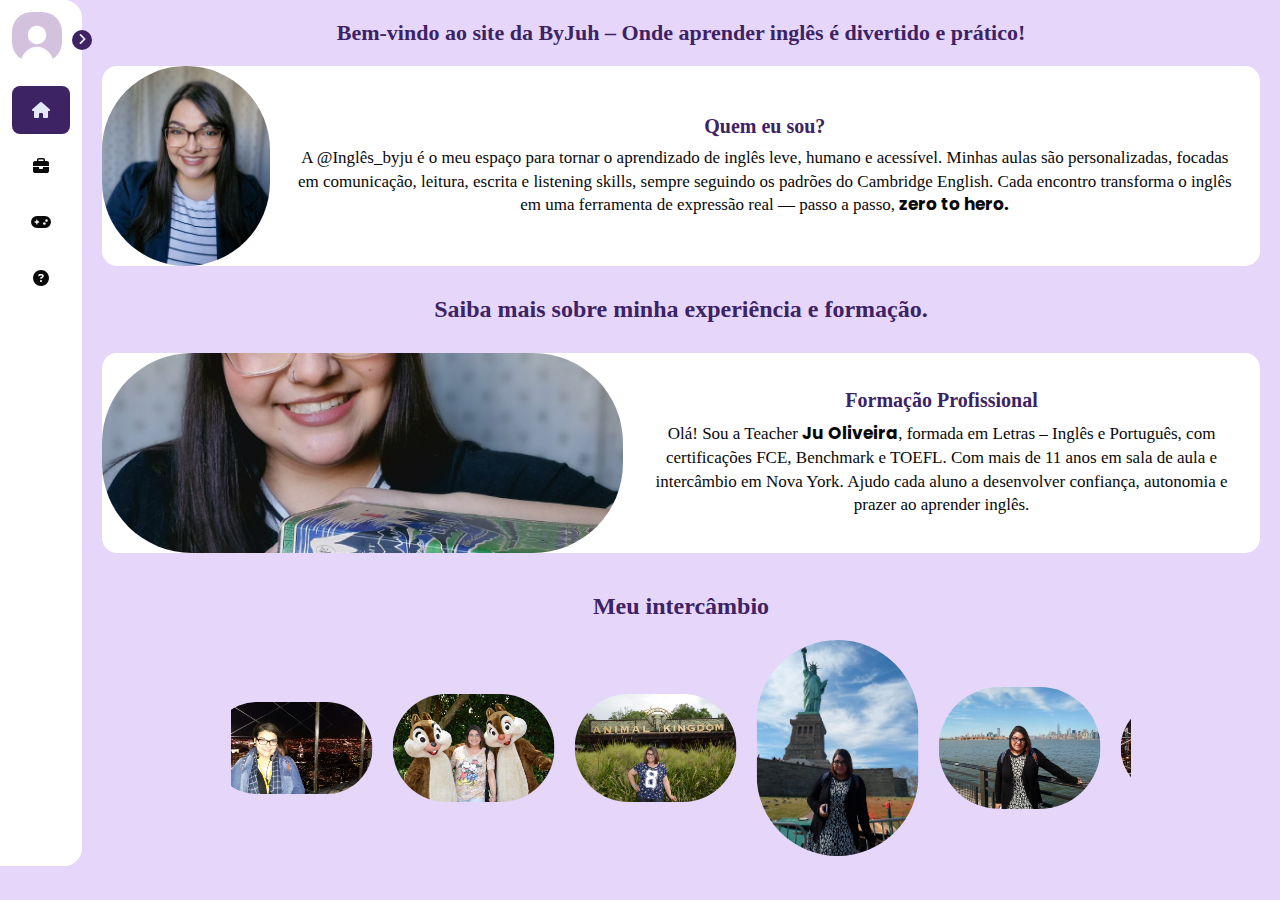
<file: index.html>
<!DOCTYPE html>
<html lang="en">

<head>
    <meta charset="UTF-8">
    <meta name="viewport" content="width=device-width, initial-scale=1.0">
    <title>Início</title>
    <link rel="stylesheet" href="css/nav.css">
    <link rel="stylesheet" href="css/style.css">
    <link rel="shortcut icon" href="img/logo.jpg" type="image/x-icon">
    <!-- ===== FONTAWESOME (ícones) ===== -->
    <link rel="stylesheet" href="https://cdnjs.cloudflare.com/ajax/libs/font-awesome/6.6.0/css/all.min.css">
</head>

<body>
    <!-- ===== MENU LATERAL ===== -->
    <nav id="sidebar">
        <div id="sidebar_content">

            <!-- ===== USUÁRIO ===== -->
            <div id="user">
                <img src="./img/user.jpg" id="user_avatar" alt="Avatar">
                <p id="user_infos">
                    <span class="item-description">Usuário</span>
                    <span class="item-description">Nível de inglês</span>
                </p>
            </div>

            <!-- ===== ITENS DO MENU ===== -->
            <ul id="side_items">
                <li class="side-item active">
                    <a href="index.html">
                        <i class="fa-solid fa-house"></i>
                        <span class="item-description">Início</span>
                    </a>
                </li>

                <li class="side-item">
                    <a href="pages/servico.html">
                        <i class="fa-solid fa-briefcase"></i>
                        <span class="item-description">Serviços</span>
                    </a>
                </li>

                <li class="side-item">
                    <a href="pages/quiz.html">
                        <i class="fa-solid fa-gamepad"></i>
                        <span class="item-description">Quiz</span>
                    </a>
                </li>

                <li class="side-item">
                    <a href="pages/centraldeajuda.html">
                        <i class="fa-solid fa-circle-question"></i>
                        <span class="item-description">Central de Ajuda</span>
                    </a>
                </li>

            </ul>

            <!-- ===== BOTÃO DE ABRIR MENU ===== -->
            <button id="open_btn" title="Abrir/Fechar menu">
                <i id="open_btn_icon" class="fa-solid fa-angle-right"></i>
            </button>

        </div>
    </nav>

    <header class="main-header">
        <div class="header-inner">
            <img src="img/logo.jpg" alt="Logo ByJuh" class="header-logo">
        </div>
    </header>

    <main class="page-container">
        <!-- CARD PRINCIPAL -->
        <h1 class="welcome-text">
            Bem-vindo ao site da ByJuh – Onde aprender inglês é divertido e prático!</h1>
        <div class="byjuh-card">
            <!-- IMAGEM À ESQUERDA -->
            <div class="card-image">
                <img src="img/byjuh1.jpg" alt="Foto ByJuh">
            </div>

            <!-- TEXTO À DIREITA -->
            <div class="card-text">
                <h2>Quem eu sou?</h2>
                <p>A @Inglês_byju é o meu espaço para tornar o aprendizado de inglês leve, humano e acessível. Minhas
                    aulas são personalizadas, focadas em comunicação, leitura, escrita e listening skills, sempre
                    seguindo os padrões do Cambridge English.
                    Cada encontro transforma o inglês em uma ferramenta de expressão real — passo a passo, <strong>zero
                        to hero.</strong></p>
            </div>
        </div>
        </div>

        <!-- Frase antes do card -->
        <h3 class="section-title">
            Saiba mais sobre minha experiência e formação.</h3>

        <!-- Card Formação -->
        <div class="byjuh-card formation-card">
            <div class="card-image">
                <img src="img/byjuh.jpeg" alt="Teacher Ju Oliveira">
            </div>
            <div class="card-text">
                <h2>Formação Profissional</h2>
                <p>Olá! Sou a Teacher <strong>Ju Oliveira</strong>, formada em Letras – Inglês e Português, com
                    certificações FCE, Benchmark e TOEFL. Com mais de 11 anos em sala de aula e intercâmbio em Nova
                    York. Ajudo cada aluno a desenvolver confiança,
                    autonomia e prazer ao aprender inglês.</p>
            </div>
        </div>

        <div class="simple-carousel-wrapper">
            <h3 class="carousel-title">Meu intercâmbio</h3>
            <div class="simple-carousel">
                <div class="carousel-track">
                    <div class="carousel-item"><img src="img/fotos da juh/foto1.jpeg" alt="Foto 1"></div>
                    <div class="carousel-item"><img src="img/fotos da juh/foto2.jpeg" alt="Foto 2"></div>
                    <div class="carousel-item"><img src="img/fotos da juh/foto3.jpeg" alt="Foto 3"></div>
                    <div class="carousel-item"><img src="img/fotos da juh/foto4.jpeg" alt="Foto 4"></div>
                    <div class="carousel-item"><img src="img/fotos da juh/foto5.jpeg" alt="Foto 5"></div>
                </div>
            </div>
        </div>

        <div class="cards-motivation">
            <p>Aprender inglês é uma ferramenta poderosa para transformar sua vida!</p>
        </div>
        </div>

        <div class="cards-container">

            <!-- CARD 1 -->
            <div class="card" onclick="flipCard(this)">
                <div class="card-inner">

                    <div class="card-front">
                        <img src="img/grafico5.png" alt="Gráfico 1" class="grafico">

                        <span class="fonte">
                            Fonte:
                            <a href="https://www.cnnbrasil.com.br/blogs/leonardo-reis/educacao/ingles-pelo-mundo-como-esta-o-brasil-no-ranking-global-de-proficiencia/"
                                target="_blank">
                                Aqui
                            </a>
                        </span>
                    </div>

                    <!-- TRÁS -->
                    <div class="card-back">
                        <span class="apenas">Apenas</span>
                        <span class="porcentagem">5%</span>
                        <span class="descricao">Pessoas falam inglês no Brasil.</span>
                        <span class="equivalente">Equivalente a 10 milhões de pessoas.</span>
                    </div>

                </div>
            </div>
            <!-- CARD 1 -->
            <div class="card" onclick="flipCard(this)">
                <div class="card-inner">

                    <div class="card-front">
                        <img src="img/grafico1.png" alt="Gráfico 1" class="grafico">

                        <span class="fonte">
                            Fonte:
                            <a href="https://www.cnnbrasil.com.br/blogs/leonardo-reis/educacao/ingles-pelo-mundo-como-esta-o-brasil-no-ranking-global-de-proficiencia/"
                                target="_blank">
                                Aqui
                            </a>
                        </span>
                    </div>

                    <!-- TRÁS -->
                    <div class="card-back">
                        <span class="apenas">E somente</span>
                        <span class="porcentagem">1%</span>
                        <span class="descricao">Da população brasileira é fluente em inglês.</span>
                        <span class="equivalente">Equivalente a 2 milhões de pessoas.</span>
                    </div>

                </div>
            </div>

    </main>

    <script src="js/nav.js"></script>
    <script src="js/script.js"></script>
    <script src="https://cdn.userway.org/widget.js" data-account="lw05Phz9WY"></script>
    <div vw class="enabled">
        <div vw-access-button class="active"></div>
        <div vw-plugin-wrapper>
            <div class="vw-plugin-top-wrapper"></div>
        </div>
    </div>
    <script src="https://vlibras.gov.br/app/vlibras-plugin.js"></script>
    <script>
        new window.VLibras.Widget('https://vlibras.gov.br/app');
    </script>

    <footer>© 2025 By Juh- Todos os direitos reservados</footer>

</body>

</html>
</file>
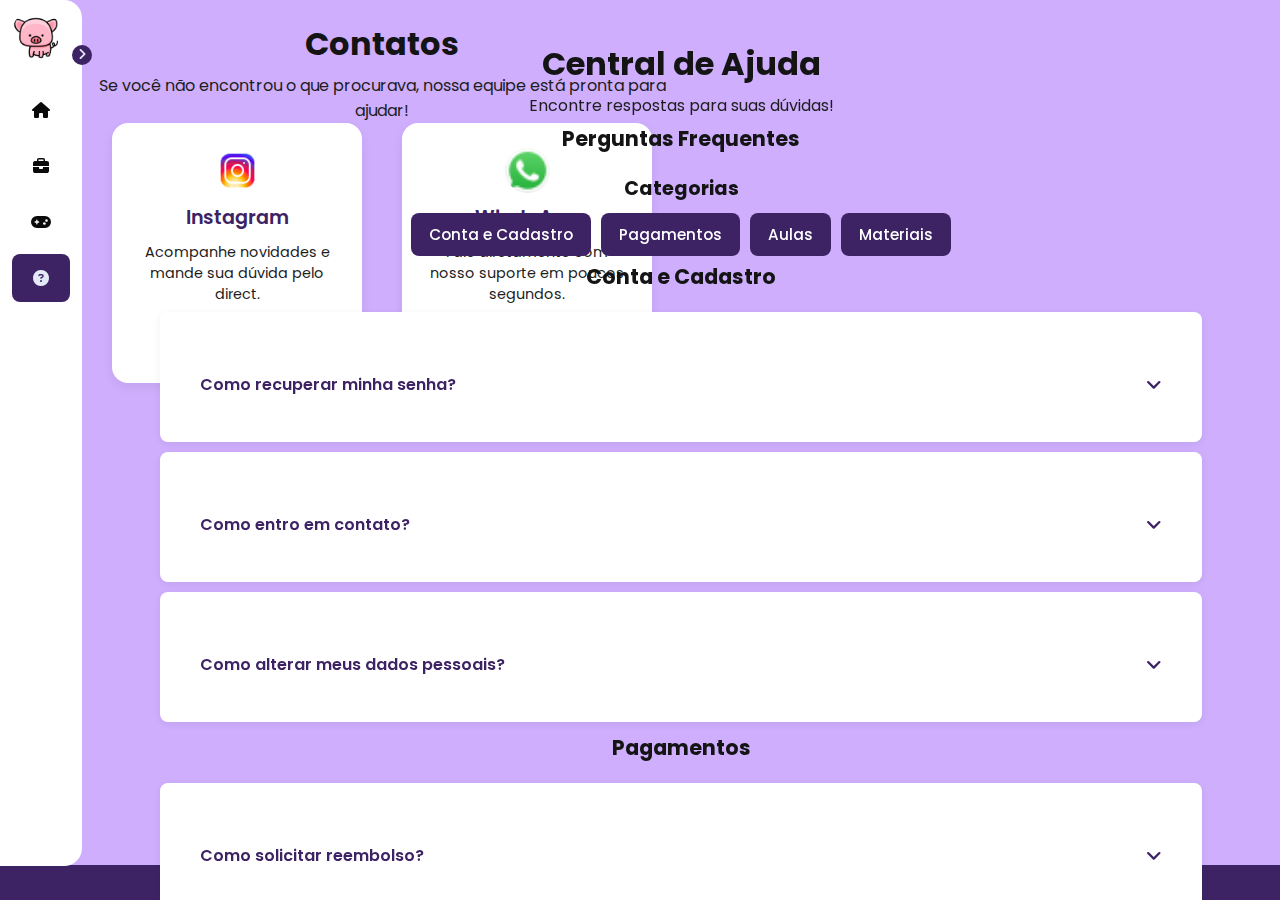
<file: pages/centraldeajuda.html>
<!DOCTYPE html>
<html lang="en">

<head>
    <meta charset="UTF-8">
    <meta name="viewport" content="width=device-width, initial-scale=1.0">
    <title>Central de Ajuda-projeto by juh</title>
    <link rel="shortcut icon" href="../img/logo.jpg " type="image/x-icon">
    <!-- ===== FONTAWESOME (ícones) ===== -->
    <link rel="stylesheet" href="https://cdnjs.cloudflare.com/ajax/libs/font-awesome/6.6.0/css/all.min.css">
    <link rel="stylesheet" href="../css/central-style.css">
    <link rel="stylesheet" href="../css/nav.css">
</head>


<body>

    <!-- ===== MENU LATERAL ===== -->
    <nav id="sidebar">
        <div id="sidebar_content">

            <!-- ===== USUÁRIO ===== -->
            <div id="user">
                <img src="../img/porco.png" id="user_avatar" alt="Avatar">
                <p id="user_infos">
                    <span class="item-description">Fulano de Tal</span>
                    <span class="item-description">Nível de inglês</span>
                </p>
            </div>

            <!-- ===== ITENS DO MENU ===== -->
            <ul id="side_items">
                <li class="side-item ">
                    <a href="../index.html">
                        <i class="fa-solid fa-house"></i>
                        <span class="item-description">Início</span>
                    </a>
                </li>

                <li class="side-item">
                    <a href="./servico.html">
                        <i class="fa-solid fa-briefcase"></i>
                        <span class="item-description">Serviços</span>
                    </a>
                </li>

                <li class="side-item">
                    <a href="./quiz.html">
                        <i class="fa-solid fa-gamepad"></i>
                        <span class="item-description">Quiz</span>
                    </a>
                </li>

                <li class="side-item active">
                    <a href="./centraldeajuda.html">
                        <i class="fa-solid fa-circle-question"></i>
                        <span class="item-description">Central de Ajuda</span>
                    </a>
                </li>
            </ul>

            <!-- ===== BOTÃO DE ABRIR MENU ===== -->
            <button id="open_btn" title="Abrir/Fechar menu">
                <i id="open_btn_icon" class="fa-solid fa-angle-right"></i>
            </button>

        </div>
    </nav>

    <!-- ===== CONTEÚDO PRINCIPAL ===== -->
    
    <main id="main-content">
        <header>
            <h1>Central de Ajuda</h1>
            <p>Encontre respostas para suas dúvidas!</p>
        </header>



        <h2 class="faq-title">Perguntas Frequentes</h2>

        <nav aria-label="Categorias de ajuda" class="categoria-nav">
            <h2>Categorias</h2>
            <div class="categoria-buttons">
                <a href="#conta" class="cat-btn">Conta e Cadastro</a>
                <a href="#pagamentos" class="cat-btn">Pagamentos</a>
                <a href="#aulas" class="cat-btn">Aulas</a>
                <a href="#materiais" class="cat-btn">Materiais</a>
            </div>
        </nav>

        <section id="conta" class="faq-section" aria-labelledby="faq-title">
            <h2 id="faq-title">Conta e Cadastro </h2>
            <ul>
                <li>
                    <h3><button>
                            <span>
                                Como recuperar minha senha?
                            </span>
                            <i class="fa-solid fa-angle-down"></i>
                        </button>
                    </h3>
                    <p>
                        Para recuperar sua senha, acesse a página de login e clique em “Esqueci minha senha”.
                        Você receberá um e-mail com um link para criar uma nova senha.
                        Caso não encontre o e-mail, verifique sua caixa de spam ou lixeira.
                    </p>


                </li>
                <li>
                    <h3><button>
                            <span>
                                Como entro em contato?
                            </span>
                            <i class="fa-solid fa-angle-down"></i>
                        </button>
                    </h3>
                    <p>
                        Você pode entrar em contato através do nosso Central de Ajuda, disponível no menu principal.
                        Também oferecemos atendimento via e-mail e chat ao vivo de segunda a sexta.
                    </p>


                </li>
                <li>
                    <h3><button>
                            <span>
                                Como alterar meus dados pessoais?
                            </span>
                            <i class="fa-solid fa-angle-down"></i>
                        </button>
                    </h3>
                    <p>
                        No painel do usuário, acesse a área Configurações da Conta.
                        Lá você pode atualizar seu nome, e-mail, foto de perfil e demais informações.
                    </p>
                </li>
            </ul>
        </section>
        <section id="pagamentos" class="faq-section" aria-labelledby="faq-title">
            <h2 id="faq-title">Pagamentos </h2>
            <ul>
                <li>
                    <h3><button>
                            <span>
                                Como solicitar reembolso?
                            </span>
                            <i class="fa-solid fa-angle-down"></i>
                        </button>
                    </h3>
                    <p>
                        Você pode solicitar reembolso diretamente pelo painel do aluno em Configurações > Pagamentos.
                        Lembre-se de verificar se o prazo de garantia ainda está válido.
                    </p>


                </li>
                <li>
                    <h3><button>
                            <span>
                                Quais são as formas de pagamento aceitas?
                            </span>
                            <i class="fa-solid fa-angle-down"></i>
                        </button>
                    </h3>
                    <p>
                        Atualmente, aceitamos apenas pagamentos via PIX.
                        Essa forma de pagamento garante rapidez, segurança e confirmação imediata, facilitando sua
                        compra e agilizando todo o processo.
                    </p>


                </li>
                <li>
                    <h3><button>
                            <span>
                                Recebo nota fiscal após a compra?
                            </span>
                            <i class="fa-solid fa-angle-down"></i>
                        </button>
                    </h3>
                    <p>
                        Sim! A nota fiscal é enviada automaticamente para seu e-mail após a confirmação do pagamento.
                    </p>


                </li>
            </ul>
        </section>
        <section id="aulas" class="faq-section" aria-labelledby="faq-title">
            <h2 id="faq-title">Aulas</h2>
            <ul>
                <li>
                    <h3><button>
                            <span>
                                Minhas aulas não estão carregando!
                            </span>
                            <i class="fa-solid fa-angle-down"></i>
                        </button>
                    </h3>
                    <p>
                        Tente atualizar a página ou fazer login novamente.
                        Se o problema persistir, recomenda-se limpar o cache do navegador ou acessar por outro
                        dispositivo.
                    </p>


                </li>
                <li>
                    <h3><button>
                            <span>
                                Posso assistir às aulas pelo celular?
                            </span>
                            <i class="fa-solid fa-angle-down"></i>
                        </button>
                    </h3>
                    <p>
                        Sim! Todas as aulas são otimizadas para dispositivos móveis, incluindo tablets e smartphones
                        Android/iOS.
                    </p>


                </li>
                <li>
                    <h3><button>
                            <span>
                                Como saber quando novas aulas são adicionadas?
                            </span>
                            <i class="fa-solid fa-angle-down"></i>
                        </button>
                    </h3>
                    <p>
                        Sempre que uma nova aula é publicada, você recebe uma notificação no painel do aluno.
                        Também é possível ativar alertas por e-mail para acompanhar atualizações do seu curso.
                    </p>


                </li>
            </ul>
        </section>
        <section id="materiais" class="faq-section" aria-labelledby="faq-title">
            <h2 id="faq-title">Materiais </h2>
            <ul>
                <li>
                    <h3><button>
                            <span>
                                Os materiais ficam disponíveis para sempre?
                            </span>
                            <i class="fa-solid fa-angle-down"></i>
                        </button>
                    </h3>
                    <p>
                        Sim, após adquirir o curso, os materiais permanecem acessíveis sem prazo de expiração.
                    </p>


                </li>
                <li>
                    <h3><button>
                            <span>
                                Posso acessar os materiais pelo celular?
                            </span>
                            <i class="fa-solid fa-angle-down"></i>
                        </button>
                    </h3>
                    <p>
                        Sim! Todos os materiais são compatíveis com dispositivos móveis, permitindo leitura e download
                        direto no smartphone.
                    </p>


                </li>
                <li>
                    <h3><button>
                            <span>
                                Como acessar os materiais das aulas?
                            </span>
                            <i class="fa-solid fa-angle-down"></i>
                        </button>
                    </h3>
                    <p>
                        Para acessar nossos materiais acessíveis, vá até a página de Serviços. Lá você encontra todos os
                        conteúdos disponíveis de forma simples e organizada.
                    </p>
                </li>
            </ul>
        </section>


        <section aria-labelledby="search-title">
            <h2 id="search-title">Buscar</h2>
            <form action="#" method="get">
                <label for="search-input" class="visually-hidden">Digite sua dúvida</label>
                <input id="search-input" type="text" placeholder="Digite sua dúvida aqui..." />
                <button type="submit">Buscar</button>
            </form>
        </section>
    </main>
    <section id="contatos" class="contatos-section">
        <h1>Contatos</h1>
        <p>Se você não encontrou o que procurava, nossa equipe está pronta para ajudar!</p>

        <div class="contatos-cards">

            <div class="contato-card">
                <img src="../img/icon/instagramicon.png" alt="Instagram">
                <h3>Instagram</h3>
                <p>Acompanhe novidades e mande sua dúvida pelo direct.</p>
                <a href="https://www.instagram.com/ingles_byju" target="_blank" class="contato-btn">Acessar</a>
            </div>

            <div class="contato-card">
                <img src="../img/icon/whatsapp (2).png" alt="WhatsApp">
                <h3>WhatsApp</h3>
                <p>Fale diretamente com nosso suporte em poucos segundos.</p>
                <a href="https://wa.me/5511975898312" target="_blank" class="contato-btn whatsapp">Enviar mensagem</a>
            </div>

        </div>
    </section>


    <footer>ZERO TO HERO</footer>

    <script src="../js/nav.js"></script>
    <script src="../js/central-script.js"></script>
    <script src="https://cdn.userway.org/widget.js" data-account="lw05Phz9WY"></script>
</body>

</html>
</file>
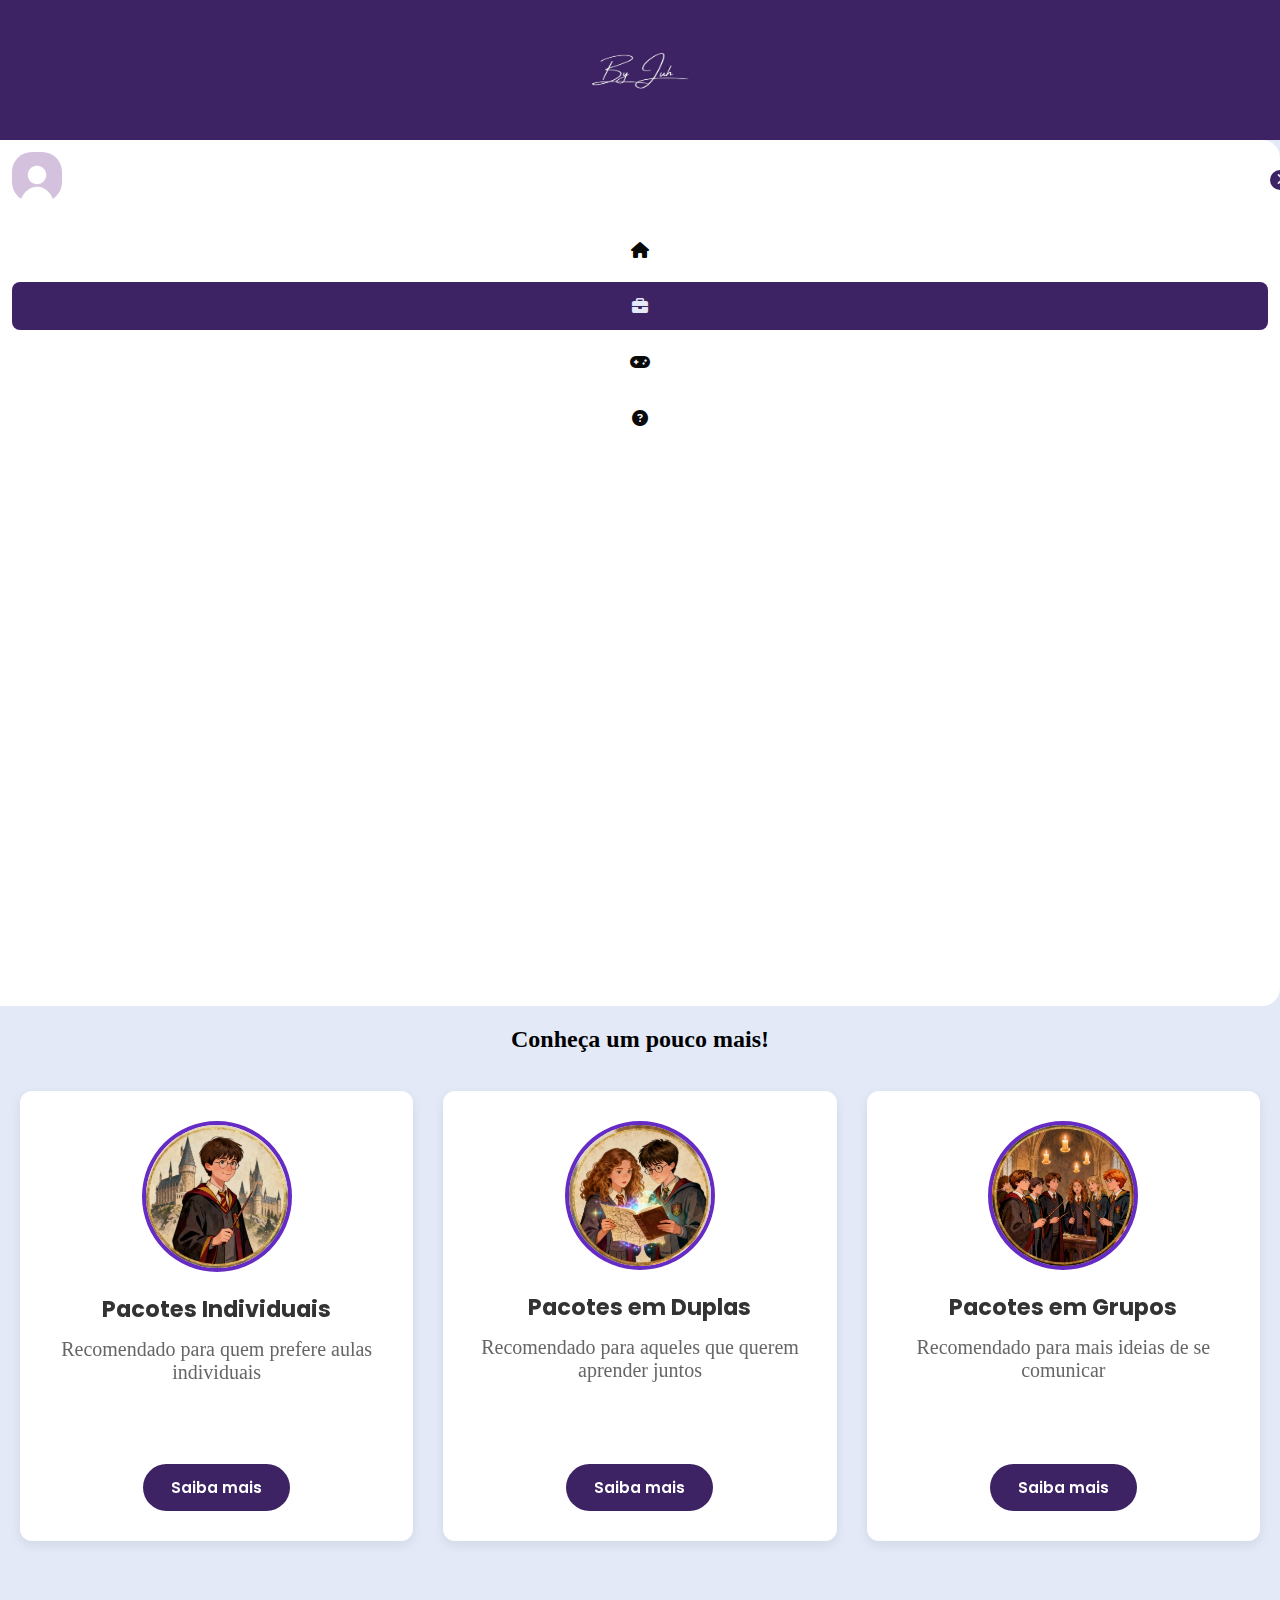
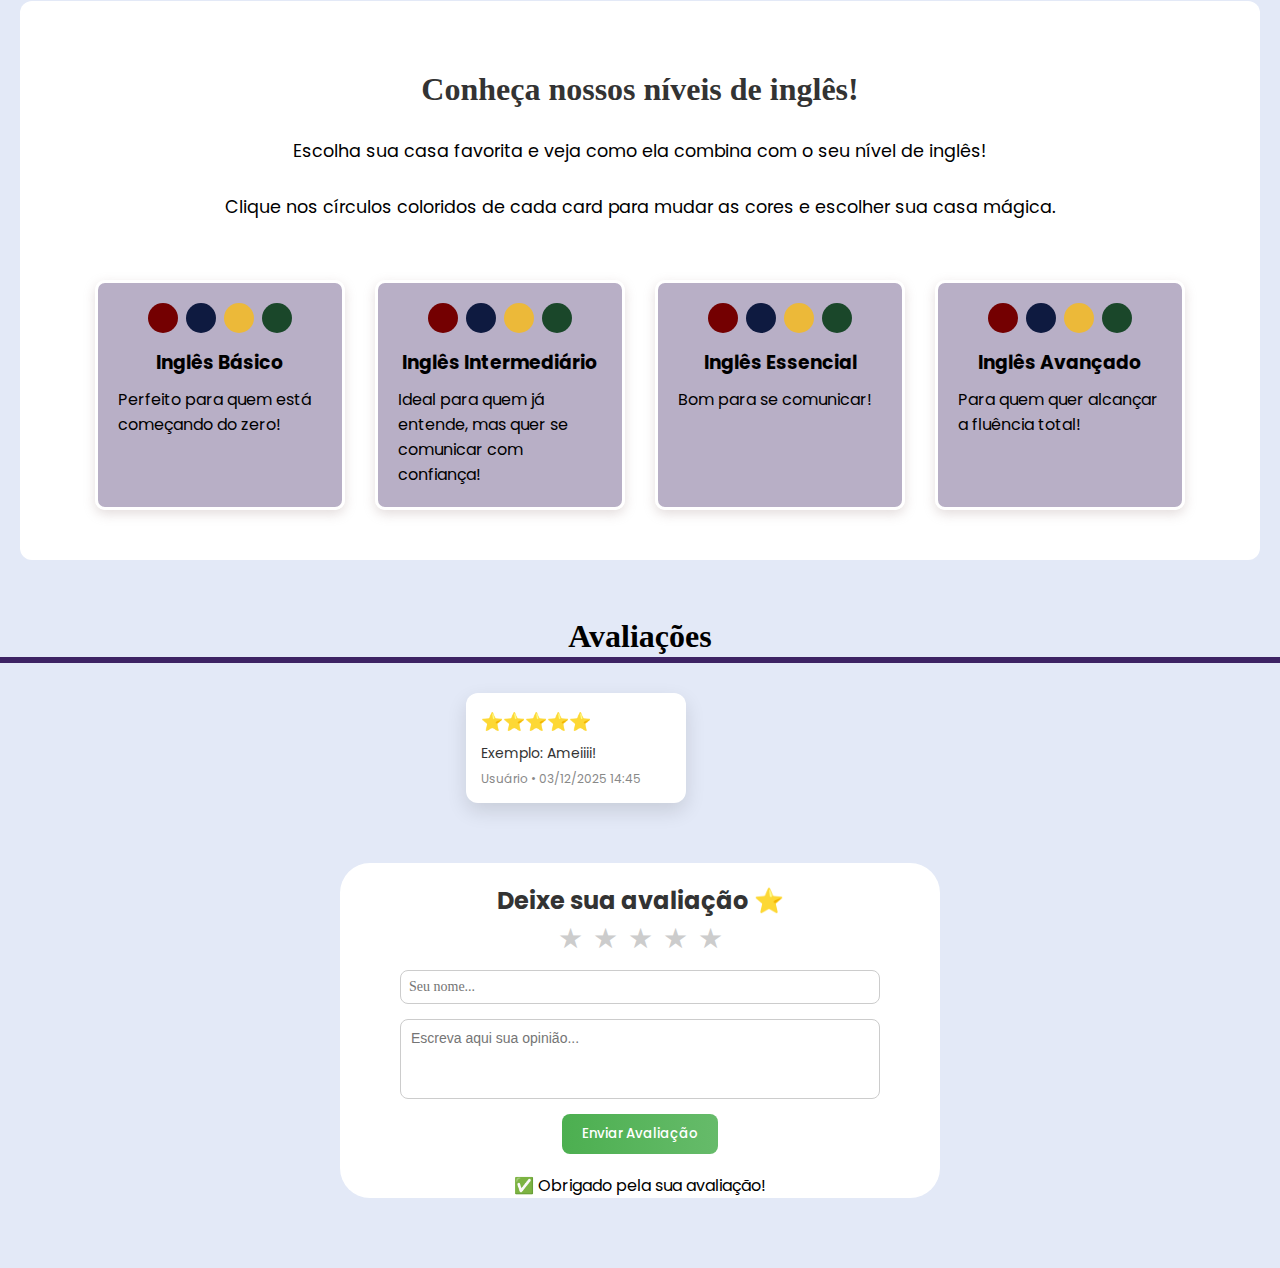
<file: pages/servico.html>
<!DOCTYPE html>
<html lang="en">

<head>
    <meta charset="UTF-8">
    <meta name="viewport" content="width=device-width, initial-scale=1.0">
    <title>Serviços</title>
    <link rel="stylesheet" href="../css/nav.css">
    <link rel="stylesheet" href="../css/servico-style.css">
    <link rel="shortcut icon" href="../img/logo.jpg" type="image/x-icon">
    <!-- ===== FONTAWESOME (ícones) ===== -->
    <link rel="stylesheet" href="https://cdnjs.cloudflare.com/ajax/libs/font-awesome/6.6.0/css/all.min.css">

</head>

<body>
    <header class="main-header">
        <div class="header-inner">
            <img src="../img/logo.jpg" alt="Logo ByJuh" class="header-logo">
        </div>
    </header>
    <!-- ===== MENU LATERAL ===== -->
    <nav id="sidebar">
        <div id="sidebar_content">

            <!-- ===== USUÁRIO ===== -->
            <div id="user">
                <img src="../img/user.jpg" id="user_avatar" alt="Avatar">
                <p id="user_infos">
                    <span class="item-description">Usuário</span>
                    <span class="item-description">Nível de inglês</span>
                </p>
            </div>

            <!-- ===== ITENS DO MENU ===== -->
            <ul id="side_items">
                <li class="side-item ">
                    <a href="../index.html">
                        <i class="fa-solid fa-house"></i>
                        <span class="item-description">Início</span>
                    </a>
                </li>

                <li class="side-item active">
                    <a href="servico.html">
                        <i class="fa-solid fa-briefcase"></i>
                        <span class="item-description">Serviços</span>
                    </a>
                </li>

                <li class="side-item">
                    <a href="quiz.html">
                        <i class="fa-solid fa-gamepad"></i>
                        <span class="item-description">Quiz</span>
                    </a>
                </li>

                <li class="side-item">
                    <a href="centraldeajuda.html">
                        <i class="fa-solid fa-circle-question"></i>
                        <span class="item-description">Central de Ajuda</span>
                    </a>
                </li>
            </ul>

            <!-- ===== BOTÃO DE ABRIR MENU ===== -->
            <button id="open_btn" title="Abrir/Fechar menu">
                <i id="open_btn_icon" class="fa-solid fa-angle-right"></i>
            </button>

        </div>
    </nav>
    <!-- Header com Flexbox -->
    <header>
        <div class="header-content">
            <h2>Conheça um pouco mais!</h2>
        </div>
    </header>
    <div class="main">

        <section class="grid-container">


            <!-- Card 2 -->
            <div class="card-flip">
                <div class="card card-front">
                    <img src="../img/pacotes/individual.jpg" class="card-icon"></img>
                    <h3>Pacotes Individuais</h3>
                    <p>Recomendado para quem prefere aulas individuais</p>
                    <button class="btn btn-flip">Saiba mais</button>
                </div>
                <div class="card card-back">
                    <h3>Individual</h3>
                    <ul>
                        <li>I - 1 aula semanal de 1h de duração</li>

                        <li>II - 2 aulas semanais de 40min de duração</li>

                        <li>III - 3 aulas semanais de 40min de duração</li>
                    </ul>
                    <button class="btn btn-flip">Voltar</button>
                </div>
            </div>

            <!-- Card 3 -->
            <div class="card-flip">
                <div class="card card-front">
                    <img src="../img/pacotes/dupla.jpg" class="card-icon"></img>
                    <h3>Pacotes em Duplas</h3>
                    <p>Recomendado para aqueles que querem aprender juntos</p>
                    <button class="btn btn-flip">Saiba mais</button>
                </div>
                <div class="card card-back">
                    <h3>Duplas</h3>
                    <ul>
                        <li>I - 1 aula senanal de 1h de duração</li>

                        <li>II - 2 aulas semanais de 40min de duração</li>

                        <li>III - 3 aulas semanais de 40min de duração</li>
                    </ul>
                    <button class="btn btn-flip">Voltar</button>
                </div>
            </div>

            <!-- Card 4 -->
            <div class="card-flip">
                <div class="card card-front">
                    <img src="../img/pacotes/grupos.jpg" class="card-icon"></img>
                    <h3>Pacotes em Grupos</h3>
                    <p>Recomendado para mais ideias de se comunicar</p>
                    <button class="btn btn-flip">Saiba mais</button>
                </div>
                <div class="card card-back">
                    <h3>Grupos</h3>
                    <ul>
                        <li>I - 2 aulas semanais de 50min de duração</li>

                        <li>II - 3 aulas semanais de 40min de duração</li>

                        <li>III - Grupos de até 6 alunos Valores de mensalidade por aluno </li>
                    </ul>
                    <button class="btn btn-flip">Voltar</button>
                </div>
            </div>

        </section>

        <!-- Seção de níveis de inglês -->
        <section class="stats">
            <div class="content-text">
                <h2 class="subtitle-niveis">Conheça nossos níveis de inglês!</h2>
                <p class="text-niveis">
                    Escolha sua casa favorita e veja como ela combina com o seu nível de inglês!
                </p>
                <p class="text-niveis">
                    Clique nos círculos coloridos de cada card para mudar as cores e escolher sua casa mágica.
                </p>
            </div>
            <div class="content-itens">
                <div class="stat-item" data-level="basico">
                    <div class="house-selector">
                        <button class="house-btn gryffindor" data-house="gryffindor" title="Grifinória"></button>
                        <button class="house-btn ravenclaw" data-house="ravenclaw" title="Corvinal"></button>
                        <button class="house-btn hufflepuff" data-house="hufflepuff" title="Lufa-Lufa"></button>
                        <button class="house-btn slytherin" data-house="slytherin" title="Sonserina"></button>
                    </div>
                    <h3>Inglês Básico</h3>
                    <p>Perfeito para quem está começando do zero!</p>
                </div>

                <div class="stat-item" data-level="intermediario">
                    <div class="house-selector">
                        <button class="house-btn gryffindor" data-house="gryffindor" title="Grifinória"></button>
                        <button class="house-btn ravenclaw" data-house="ravenclaw" title="Corvinal"></button>
                        <button class="house-btn hufflepuff" data-house="hufflepuff" title="Lufa-Lufa"></button>
                        <button class="house-btn slytherin" data-house="slytherin" title="Sonserina"></button>
                    </div>
                    <h3>Inglês Intermediário</h3>
                    <p>Ideal para quem já entende, mas quer se comunicar com confiança!</p>
                </div>

                <div class="stat-item" data-level="essencial">
                    <div class="house-selector">
                        <button class="house-btn gryffindor" data-house="gryffindor" title="Grifinória"></button>
                        <button class="house-btn ravenclaw" data-house="ravenclaw" title="Corvinal"></button>
                        <button class="house-btn hufflepuff" data-house="hufflepuff" title="Lufa-Lufa"></button>
                        <button class="house-btn slytherin" data-house="slytherin" title="Sonserina"></button>
                    </div>
                    <h3>Inglês Essencial</h3>
                    <p>Bom para se comunicar!</p>
                </div>

                <div class="stat-item" data-level="avancado">
                    <div class="house-selector">
                        <button class="house-btn gryffindor" data-house="gryffindor" title="Grifinória"></button>
                        <button class="house-btn ravenclaw" data-house="ravenclaw" title="Corvinal"></button>
                        <button class="house-btn hufflepuff" data-house="hufflepuff" title="Lufa-Lufa"></button>
                        <button class="house-btn slytherin" data-house="slytherin" title="Sonserina"></button>
                    </div>
                    <h3>Inglês Avançado</h3>
                    <p>Para quem quer alcançar a fluência total!</p>
                </div>
            </div>



        </section>
    </div>

    <!-- Seção de avaliações -->
    <!-- Modelo das avaliações -->
    <h1>Avaliações</h1>
    <div class="avaliacoes-container">
        <div class="avaliacoes" id="lista-avaliacoes">
            <!-- Avaliações horizontais aparecerão aqui -->
            <div class="avaliacao">
                <div class="avaliacao-stars">⭐⭐⭐⭐⭐</div>
                <div class="avaliacao-texto">Exemplo: Ameiiii!</div>
                <div class="avaliacao-info">Usuário • 03/12/2025 14:45</div>
            </div>
        </div>
    </div>
    <div class="cards">
        <h3>Deixe sua avaliação ⭐</h3>

        <div id="stars">
            <span class="star">&#9733;</span>
            <span class="star">&#9733;</span>
            <span class="star">&#9733;</span>
            <span class="star">&#9733;</span>
            <span class="star">&#9733;</span>
        </div>
        <!-- Area de descrição sobre as avaliações -->
        <input type="text" id="nome" placeholder="Seu nome..."
            style="margin-top:10px; width: 80%; padding:8px; border-radius:8px; border:1px solid #ccc; font-family: 'Inter'; font-size:14px;">

        <textarea id="comentario" placeholder="Escreva aqui sua opinião..."></textarea>

        <button class="btns" id="enviar">Enviar Avaliação</button>

        <p class="mensagem" id="mensagem">✅ Obrigado pela sua avaliação!</p>
    </div>
    <!-- Modelo das avaliações -->
    <div class="avaliacoes-container">
        <div class="avaliacoes" id="lista-avaliacoes">
            <!-- Avaliações horizontais aparecerão aqui -->
        </div>
    </div>
    <footer>
        <p>© 2025 By Juh- Todos os direitos reservados</p>
    </footer>
    <script src="../js/nav.js"></script>
    <script src="../js/servico-script.js"></script>
    <script src="https://cdn.userway.org/widget.js" data-account="lw05Phz9WY"></script>
    <script src="https://cdn.userway.org/widget.js" data-account="lw05Phz9WY"></script>
    <div vw class="enabled">
        <div vw-access-button class="active"></div>
        <div vw-plugin-wrapper>
            <div class="vw-plugin-top-wrapper"></div>
        </div>
    </div>
    <script src="https://vlibras.gov.br/app/vlibras-plugin.js"></script>
    <script>
        new window.VLibras.Widget('https://vlibras.gov.br/app');
    </script>

</body>

</html>
</file>
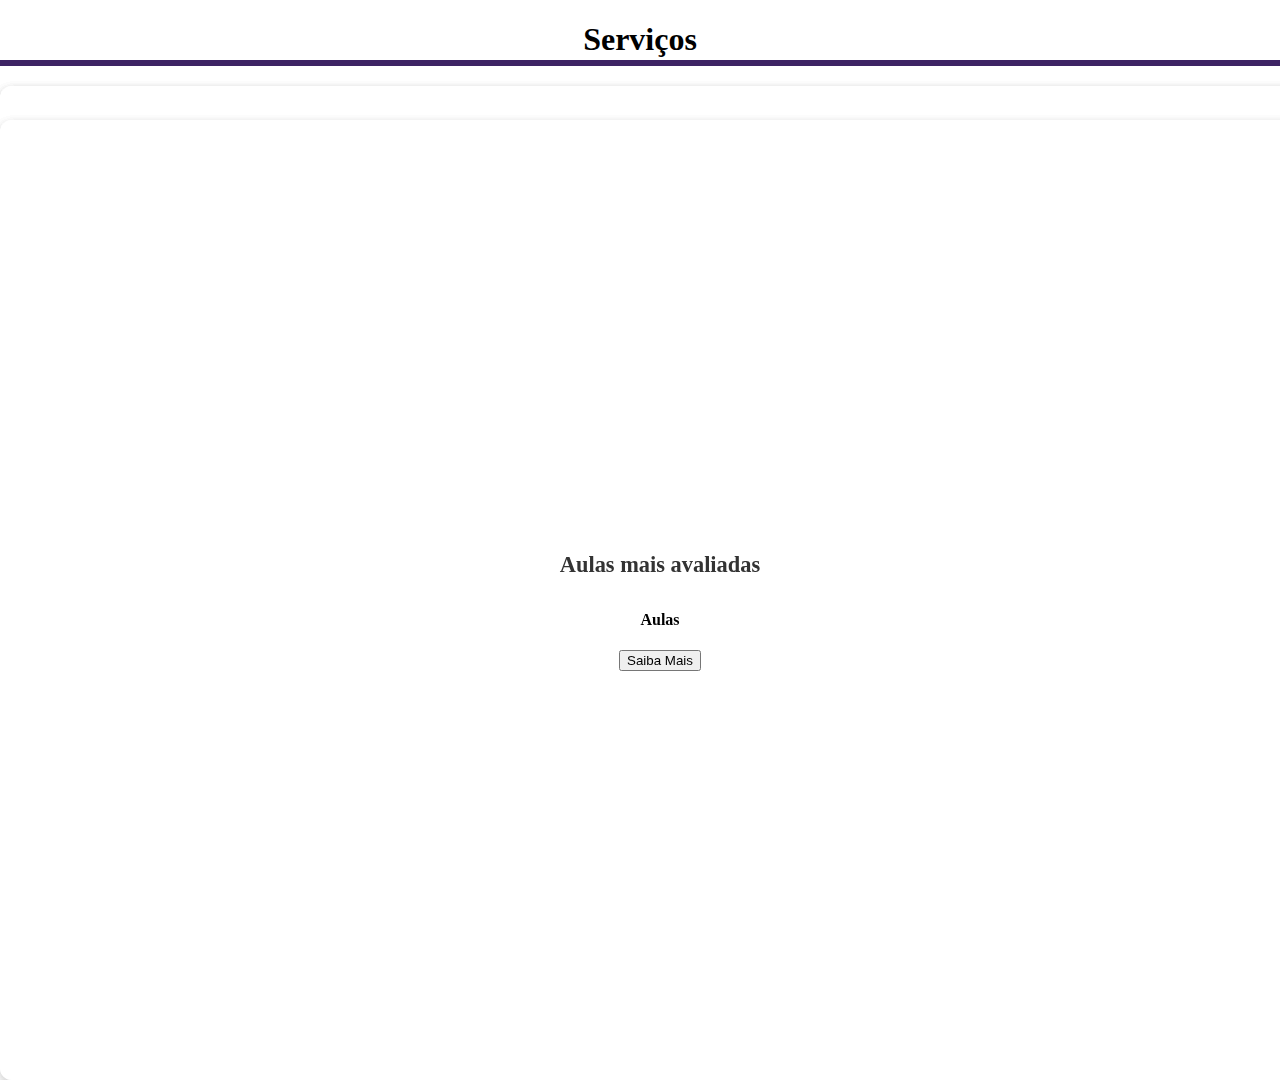
<file: pages/servicov1.html>
<!DOCTYPE html>
<html lang="en">

<head>
    <meta charset="UTF-8">
    <meta name="viewport" content="width=device-width, initial-scale=1.0">
    <title>Serviços</title>
    <link rel="stylesheet" href="../css/servico-style.css">
</head>

<body>
    <h1>Serviços</h1>
    <section class="cards1">
        <div class="card">
            <h3 class="card-titulo">Ingles Básico</h3>
            <h4 class="card-subtitulo">Ingles Básico</h4>
            <button class="card-botao">Saiba Mais</button>
        </div>
        <div class="card">
            <h3 class="card-titulo">Ingles Avançado</h3>
            <h4 class="card-subtitulo">Ingles Avançado</h4>
            <button class="card-botao">Saiba Mais</button>
        </div>
        <div class="card">
            <h3 class="card-titulo">Ingles Essencial</h3>
            <h4 class="card-subtitulo">Ingles Essencial</h4>
              <button class="card-botao">Saiba Mais</button>
        </div>
        <div class="card">
            <h3 class="card-titulo">Ingles Essencial</h3>
            <h4 class="card-subtitulo">Ingles Essencial</h4>
            <button class="card-botao">Saiba Mais</button>
        </div>
        <div class="card-extra hidden">
        <p>Aqui estão as informações detalhadas que aparecerão após o clique no botão.</p>
    </div>
    </section>
    <section class="cards2">
        <div class="card">
            <h3 class="card-titulo">Pacotes mais comprados</h3>
            <h4 class="card-subtitulo">Aulas</h4>
            <button class="card-botao">Saiba Mais</button>
        </div>
        <div class="card">
            <h3 class="card-titulo">Promoções</h3>
            <h4 class="card-subtitulo">Aulas</h4>
            <button class="card-botao">Saiba Mais</button>
        </div>
        <div class="card">
            <h3 class="card-titulo">Aulas mais avaliadas</h3>
            <h4 class="card-subtitulo">Aulas</h4>
            <button class="card-botao">Saiba Mais</button>
        </div>
        <div class="card-extra hidden">
        <p>Aqui estão as informações detalhadas que aparecerão após o clique no botão.</p>
    </div>
    </section>
</body>

</html>
</file>
<file: css/nav.css>
@import url('https://fonts.googleapis.com/css2?family=Poppins:ital,wght@0,100;0,200;0,300;0,400;0,500;0,600;0,700;0,800;0,900;1,100;1,200;1,300;1,400;1,500;1,600;1,700;1,800;1,900&display=swap');

* {
    margin: 0;
    padding: 0;
    box-sizing: border-box;
    font-family: 'Poppins', sans-serif;
}

body {
    display: flex;
    min-height: 100vh;
    background-color: #e3e9f7;
}

main {
    width: 100%;
    padding: 20px;
    position: fixed;
    z-index: 1;
    padding-left: calc(82px + 20px);
    text-align: center;
}



#sidebar {
    display: flex;
    flex-direction: column;
    justify-content: space-between;
    background-color: #ffffff;
    height: 96.2vh;
    border-radius: 0px 18px 18px 0px;
    position: relative;
    transition: all .5s;
    min-width: 82px;
    z-index: 2;
}


#sidebar_content {
    padding: 12px;
}

#user {
    display: flex;
    align-items: center;
    gap: 8px;
    margin-bottom: 24px;
}

#user_avatar {
    width: 50px;
    height: 50px;
    object-fit: cover;
    border-radius: 20px;
}

#user_infos {
    display: flex;
    flex-direction: column;
}

#user_infos span:last-child {
    color: #6b6b6b;
    font-size: 12px;
}

#side_items {
    display: flex;
    flex-direction: column;
    gap: 8px;
    list-style: none;
}

.side-item {
    border-radius: 8px;
    padding: 14px;
    cursor: pointer;
}

.side-item.active {
    background-color: #3D2364;
}

.side-item:hover:not(.active),
#logout_btn:hover {
    background-color: #e3e9f7;
}

.side-item a {
    text-decoration: none;
    display: flex;
    align-items: center;
    justify-content: center;
    color: #0a0a0a;
}

.side-item.active a {
    color: #e3e9f7;
}

.side-item a i {
    display: flex;
    align-items: center;
    justify-content: center;
    width: 20px;
    height: 20px;
}

#open_btn {
    position: absolute;
    top: 30px;
    right: -10px;
    background-color: #3D2364;
    color: #e3e9f7;
    border-radius: 100%;
    width: 20px;
    height: 20px;
    border: none;
    cursor: pointer;
}

#open_btn_icon {
    transition: transform .3s ease;
}

.open-sidebar #open_btn_icon {
    transform: rotate(180deg);
}

.item-description {
    width: 0px;
    overflow: hidden;
    white-space: nowrap;
    text-overflow: ellipsis;
    font-size: 14px;
    transition: width .6s;
    height: 0px;
}

#sidebar.open-sidebar {
    min-width: 15%;
}

#sidebar.open-sidebar .item-description {
    width: 150px;
    height: auto;
}

#sidebar.open-sidebar .side-item a {
    justify-content: flex-start;
    gap: 14px;
}

img {
    width: 100px;
    border-radius: 90px;
    align-items: center;
    justify-content: center;
    display: flex;
}

footer {
  justify-content: center;
  align-items: center;
  background-color: #3D2364;
  color: #fff;
  padding: 5px;
  position: fixed;
  bottom: 0;
  width: 100%;
  text-align: center;
}
</file>
<file: css/style.css>
.page-container {
    background-color: #e6d7fa;
}

.main-header {
    width: 100%;
    background-color: #3D2364;
    padding: 20px 0;
    display: flex;
    justify-content: center;
    align-items: center;
    box-sizing: border-box;
}

.header-inner {
    width: 100%;
    display: flex;
    justify-content: center;
    align-items: center;
}

.header-logo {
    height: 100px;
    object-fit: contain;
    user-select: none;
}

.welcome-text {
    text-align: center;
    color: #3D2364;
    font-size: 22px;
    margin-bottom: 20px;
    font-weight: 500;
    font-weight: bold;
    font-family: Cambria, Cochin, Georgia, Times, 'Times New Roman', serif;
}

.byjuh-card {
    display: flex;
    border-radius: 15px;
    background-color: #Ffff;
    overflow: hidden;
    transition: transform 0.3s ease, box-shadow 0.3s ease;
    max-width: 1200px;
    height: 200px;
    margin: 0 auto;
}

.byjuh-card:hover {
    transform: translateY(-3px);
}

.card-image img {
    width: 100%;
    height: 100%;
    object-fit: cover;
    display: block;
}

.card-text {
    flex: 1;
    padding: 15px 20px;
    display: flex;
    flex-direction: column;
    justify-content: center;
}

.card-text h2 {
    color: #3D2364;
    margin-bottom: 8px;
    font-size: 20px;
    font-family: Cambria, Cochin, Georgia, Times, 'Times New Roman', serif;
}

.card-text p {
    color: #080808;
    font-size: 17px;
    line-height: 1.4;
    margin: 0;
    font-family: Cambria, Cochin, Georgia, Times, 'Times New Roman', serif;
}

.formation-card {
    margin-top: 30px;
    margin-bottom: 40px;
}

.formation-card:hover {
    transform: translateY(-5px) scale(1.02);
    box-shadow: 0 10px 25px rgba(0, 0, 0, 0.18);
}

.formation-card .card-image {
    flex: 1;
    max-width: 45%;
    overflow: hidden;
}

.formation-card .card-image img {
    width: 100%;
    height: 100%;
    object-fit: cover;
    transition: transform 0.5s ease;
}

.formation-card:hover .card-image img {
    transform: scale(1.05);
}

.section-title {
    margin-top: 30px;
    margin-bottom: 15px;
    font-size: 24px;
    font-weight: bold;
    color: #3D2364;
    text-align: center;
    font-family: Cambria, Cochin, Georgia, Times, 'Times New Roman', serif;
}

.section-title .formation-card {
    flex-direction: row-reverse;
}

.formation-card .card-text {
    flex: 1;
    padding: 15px 20px;
    display: flex;
    flex-direction: column;
    justify-content: center;
}

.formation-card .card-text h2 {
    color: #3D2364;
    margin-bottom: 10px;
    font-size: 20px;
    font-family: Cambria, Cochin, Georgia, Times, 'Times New Roman', serif;
}

.formation-card .card-text p {
    color: #080808;
    font-size: 17px;
    line-height: 1.4;
    margin: 0;
    font-family: Cambria, Cochin, Georgia, Times, 'Times New Roman', serif;
}

.simple-carousel-wrapper {
    width: 100%;
    max-width: 900px;
    margin: 40px auto;
    text-align: center;
}

.carousel-title {
    font-size: 24px;
    font-family: Cambria, Cochin, Georgia, Times, 'Times New Roman', serif;
    color: #3D2364;
    margin-bottom: 20px;
}

.simple-carousel {
    overflow: hidden;
    position: relative;
}

.carousel-track {
    display: flex;
    align-items: center;
    gap: 20px;
}

.carousel-item {
    flex: 0 0 18%;
    /* 5 imagens visíveis */
    border-radius: 15px;
    overflow: hidden;
}

.carousel-item img {
    width: 100%;
    height: 100%;
    display: block;
    object-fit: cover;
}

.cards-section-wrapper {
    margin: 80px 0 50px 0;
    text-align: center;
}

.cards-title {
    font-size: 28px;
    font-weight: bold;
    color: #3D2364;
    margin-bottom: 40px;
    font-family: Cambria, Cochin, Georgia, Times, 'Times New Roman', serif;
}

.cards-section {
    display: flex;
    justify-content: center;
    gap: 30px;
    flex-wrap: wrap;
}

.flip-card {
    background-color: transparent;
    width: 250px;
    height: 300px;
    perspective: 1000px;
}

.flip-card-inner {
    position: relative;
    width: 100%;
    height: 100%;
    transition: transform 0.8s;
    transform-style: preserve-3d;
}

.flip-card:hover .flip-card-inner {
    transform: rotateY(180deg);
}

.flip-card:hover {
    box-shadow: 0 12px 25px rgba(0, 0, 0, 0.2);
    transform: translateY(-10px);
}

.flip-card-front,
.flip-card-back {
    position: absolute;
    width: 100%;
    height: 100%;
    backface-visibility: hidden;
    border-radius: 15px;
    overflow: hidden;
    box-shadow: 0 6px 18px rgba(0, 0, 0, 0.12);
}

.flip-card-front {
    position: relative;
}

.graph-source {
    position: absolute;
    bottom: 5px;
    right: 10px;
    font-size: 10px;
    color: rgba(0, 0, 0, 0.6);
}

.flip-card-front img {
    width: 100%;
    height: 100%;
    object-fit: cover;
}

.flip-card-back {
    background-color: #3D2364;
    color: white;
    transform: rotateY(180deg);
    display: flex;
    flex-direction: column;
    justify-content: center;
    align-items: center;
    padding: 20px;
    text-align: center;
}

.cards-motivation {
    margin-top: 30px;
    margin-bottom: 15px;
    font-size: 24px;
    font-weight: bold;
    color: #3D2364;
    text-align: center;
    font-family: Cambria, Cochin, Georgia, Times, 'Times New Roman', serif;
}


/* CONTAINER DOS CARDS */

.cards-container {
    display: flex;
    justify-content: center;
    align-items: center;
    gap: 40px;
    flex-wrap: wrap;
    width: 100%;
}


/* CARD */

.card {
    width: 300px;
    height: 380px;
    perspective: 1000px;
    cursor: pointer;
}

.card-inner {
    width: 100%;
    height: 100%;
    position: relative;
    transition: transform 0.8s;
    transform-style: preserve-3d;
}

.card.flipped .card-inner {
    transform: rotateY(180deg);
}


/* FACES DO CARD */

.card-front,
.card-back {
    position: absolute;
    width: 100%;
    height: 100%;
    border-radius: 20px;
    backface-visibility: hidden;
    overflow: hidden;
    background: white;
    box-shadow: 0 4px 20px rgba(0, 0, 0, 0.15);
    display: flex;
    flex-direction: column;
    align-items: center;
    justify-content: center;
}


/* FRENTE */

.card-front {
    padding: 10px;
}

.grafico {
    width: 100%;
    border-radius: 15px;
    transition: transform .3s ease;
}

.grafico:hover {
    transform: scale(1.04);
}

.fonte {
    position: absolute;
    bottom: 10px;
    right: 12px;
    font-size: 12px;
    color: #555;
}


/* VERSO */

.card-back {
    transform: rotateY(180deg);
    padding: 20px;
    text-align: center;
}

.apenas {
    font-size: 14px;
    color: #444;
}

.porcentagem {
    font-size: 70px;
    font-weight: bold;
    color: #3D2364;
    margin-top: -10px;
}

.descricao {
    font-size: 16px;
    color: #333;
    margin-top: 10px;
}

.equivalente {
    font-size: 14px;
    color: #555;
    margin-top: 5px;
}
</file>
<file: css/central-style.css>
/* ============================
   ESTILO GERAL DA PÁGINA
============================ */

body {
    font-family: "Poppins", sans-serif;
    background: linear-gradient(135deg, #ceaefd);
    margin: 0;
    padding: 0;
    color: #1d1d1d;
}

h2,
.titulo {
    margin-top: 30px;
    margin-bottom: 15px;
}

.subtitulo {
    margin-bottom: 20px;
}

input[type="text"],
.caixa-pergunta {
    margin-top: 15px;
    margin-bottom: 20px;
}

button,
.btn {
    margin-top: 15px;
    margin-bottom: 20px;
}


.main-header {
    width: 100%;
    background-color: #3D2364;
    padding: 20px 0;
    display: flex;
    justify-content: center;
    align-items: center;
    box-sizing: border-box;
}

.header-inner {
    width: 100%;
    display: flex;
    justify-content: center;
    align-items: center;
}

.header-logo {
    height: 100px;
    object-fit: contain;
    user-select: none;
}

/* ======== Área da busca ======== */
#search-title {
    font-size: 1.8rem;
    text-align: center;
    margin-bottom: 15px;
    color: rgb(20, 20, 20);
}

#search-input {
    width: 100%;
    max-width: 320px;
    padding: 12px 15px;
    font-size: 1rem;
    border: 2px solid rgb(61, 35, 100);
    border-radius: 10px;
    background: #f8f9fc;
    outline: none;
    transition: 0.3s ease;
}

#search-input:focus {
    border-color: rgb(20, 20, 20);
    box-shadow: 0 0 6px rgb(20, 20, 20);
    background: #ffffff;
}

#search-input::placeholder {
    color: rgb(72, 98, 149);
    opacity: 0.8;
}

/* Container principal */
.container {
    max-width: 900px;
    margin: 0 auto;
    padding: 20px;
}

section[aria-labelledby="search-title"] form button {
    background-color: #3D2364;
    color: #fff;
    border: none;
    padding: 10px 20px;
    border-radius: 5px;
    font-size: 16px;
    cursor: pointer;
    transition: background-color 0.3s ease;
}

section[aria-labelledby="search-title"] form button:hover {
    background-color: rgba(110, 68, 158, 0.8);
}

section[aria-labelledby="search-title"] form button:active {
    background-color: rgba(110, 68, 158, 0.8);
}


/* Títulos principais */
h1 {
    text-align: center;
    font-size: 2rem;
    margin: 20px 0 5px;
    color: #141414;
}

h2 {
    text-align: center;
    font-size: 1.3rem;
    margin: 5px 0 20px;
    color: #141414;
}

.categoria-nav h2 {
    margin: 10px 0;
    font-size: 1.2rem;
}

.top-section {
    margin-top: 20px;
    margin-bottom: 20px;
    text-align: center;
}

.categoria-buttons {
    display: flex;
    flex-wrap: wrap;
    gap: 10px;
    justify-content: center;
}


.cat-btn {
    display: inline-block;
    padding: 10px 18px;
    background: #3D2364;
    color: white;
    text-decoration: none;
    border-radius: 8px;
    font-size: 0.95rem;
    transition: 0.3s ease;
    font-weight: 500;
}

.cat-btn:hover {
    background: rgba(110, 68, 158, 0.8);
    transform: translateY(-2px);
}


/* ============================
   TÍTULOS DE SEÇÃO
============================ */
h3 {
    color: rgb(61, 35, 100);
    margin-top: 35px;
    margin-bottom: 10px;
}

/* ============================
   FAQ - LISTA DE PERGUNTAS
============================ */
.faq-section ul {
    list-style: none;
    padding: 0;
}

.faq-section li {
    background: #fff;
    border-radius: 8px;
    margin-bottom: 10px;
    padding: 8px 12px;
    max-width: 90%;
    margin-inline: auto;
    overflow: hidden;
    box-shadow: 0px 2px 8px rgba(0, 0, 0, 0.06);
    transition: 0.3s ease;
    padding: 10px 20px;
}

.faq-section li:hover {
    transform: translateY(-2px);
    box-shadow: 0px 4px 14px rgba(61, 35, 100, 0.2);
}

.faq-section button {
    width: 100%;
    padding: 15px 20px;
    font-size: 1rem;
    font-weight: 600;
    border: none;
    background: none;
    color: rgb(61, 35, 100);
    display: flex;
    align-items: center;
    justify-content: space-between;
    cursor: pointer;
}

.faq-section button i {
    font-size: 18px;
    color: rgb(61, 35, 100);
    transition: 0.3s ease;
}

.faq-section li.open button i {
    transform: rotate(180deg);
}

.faq-section p {
    margin: 0;
    padding: 0 20px 15px;
    color: #444;
    font-size: 0.95rem;
    line-height: 1.5;
    display: none;
    opacity: 0;
    max-height: 0;
    overflow: hidden;
    transition: opacity .3s ease, max-height .4s ease;
}

.faq-section li.open p {
    display: block;
    opacity: 1;
    max-height: 500px;
}

/* =============================
   SEÇÃO DE CONTATOS
============================== */

.contatos-cards {
    display: flex;
    justify-content: center;
    gap: 40px;
    flex-wrap: wrap;
}

.contato-card {
    background: #ffffff;
    border-radius: 16px;
    padding: 25px 20px;
    margin-bottom: 60px;
    width: 250px;
    height: 260px;
    display: flex;
    flex-direction: column;
    align-items: center;
    justify-content: space-between;
    box-shadow: 0 4px 12px rgba(0, 0, 0, 0.06);
}

.contato-card img {
    width: 45px;
}

.contato-card h3 {
    margin-top: 10px;
    font-size: 1.2rem;
    font-weight: 600;
}

.contato-card p {
    text-align: center;
    font-size: 0.9rem;
    margin: 10px 0;
    flex-grow: 1;
}

.contato-card a {
    text-decoration: none;
    padding: 10px 20px;
    border-radius: 8px;
    font-weight: 600;
}

.contatos-section p {
    text-align: center;
    margin: 0 auto;
    max-width: 600px;
}

/* Botão padrão (Acessar - Instagram) */
.contato-btn {
    display: inline-block;
    padding: 10px 22px;
    background-color: #3D2364;
    /* Roxo padrão do seu site */
    color: #fff;
    font-size: 0.95rem;
    font-weight: 600;
    text-decoration: none;
    border-radius: 12px;
    transition: 0.3s ease;
    text-align: center;
    margin-top: 10px;
}

/* Hover do botão padrão */
.contato-btn:hover {
    background-color: #5a34a6;
    /* Roxo mais claro */
    box-shadow: 0px 4px 12px rgba(0, 0, 0, 0.25);
    transform: translateY(-3px);
}

/* Botão WhatsApp */
.contato-btn.whatsapp {
    background-color: #0db260;
}

/* Hover do WhatsApp */
.contato-btn.whatsapp:hover {
    background-color: #14d978;
    box-shadow: 0px 4px 12px rgba(0, 0, 0, 0.25);
    transform: translateY(-3px);
}

/* ============================
   RODAPÉ
============================ */
.footer {
    text-align: center;
    color: rgb(72, 98, 149);
    margin: 40px 0;
    font-size: 0.9rem;
}

/* ============================================
   RESPONSIVIDADE 
============================================ */
@media (max-width: 900px) {
    .container {
        padding: 15px;
    }

    h1 {
        font-size: 2rem;
    }

    h2 {
        font-size: 1.5rem;
    }

    .buttons-group {
        gap: 12px;
    }
}

@media (max-width: 700px) {
    .buttons-group {
        flex-direction: column;
    }

    .buttons-group .btn,
    button {
        width: 100%;
    }

    input[type="text"] {
        font-size: 1rem;
        padding: 12px;
    }
}

@media (max-width: 600px) {

    h1 {
        font-size: 1.7rem;
    }

    h2 {
        font-size: 1.3rem;
    }

    p {
        font-size: 1rem;
    }

    .container {
        padding: 10px;
    }
}

@media (max-width: 480px) {

    input,
    button {
        font-size: 0.95rem;
        padding: 10px;
    }

    section {
        margin-bottom: 25px;
    }
}
</file>
<file: css/servico-style.css>
/* ========================================
    Modelando a eatrutura dos cards
    =======================================*/
body {
    flex-direction: column;
    margin: 0;
}

/* ========================================
   HEADER - Usando Flexbox
   ======================================== */
   h2 {
    text-align: center;
    font-family: Cambria, Cochin, Georgia, Times, 'Times New Roman', serif;
    padding: 20px;
   }
.header-content h1 {
    font-size: 2.5rem;
    margin-bottom: 10px;
}

.header-content p {
    font-size: 1.1rem;
    opacity: 0.9;
}

/* ========================================
   MAIN - Área principal de conteúdo
   ======================================== */
.main {
    flex: 1;
    padding: 18px 20px;
    max-width: 1300px;
    width: 100%;
    margin: 0 auto;
}
.main-header {
width: 100%;
background-color: #3D2364;
padding: 20px 0;
display: flex;
justify-content: center;
align-items: center;
box-sizing: border-box;
}

.header-inner {
width: 100%;
display: flex;
justify-content: center;
align-items: center;
}

.header-logo {
height: 100px;
object-fit: contain;
user-select: none;
}

.intro {
    text-align: center;
    margin-bottom: 40px;
}

.intro h2 {
    font-size: 2rem;
    color: #333;
    margin-bottom: 10px;
}

.intro p {
    font-size: 1.1rem;
    color: #666;
}

/* ========================================
   GRID CONTAINER - Cards com Grid Layout
   ======================================== */
.grid-container {
    display: grid;
    grid-template-columns: repeat(3, 3fr);
    gap: 30px;
    margin-bottom: 60px;
}

/* ========================================
   CARD FLIP - Efeito de virar o card
   ======================================== */
.card-flip {
    perspective: 1000px;
    height: 450px;
}

.card-flip.flipped .card-front {
    transform: rotateY(180deg);
}

.card-flip.flipped .card-back {
    transform: rotateY(0deg);
}

/* ========================================
   CARDS - Frente e Verso
   ======================================== */
.card {
    background-color: white;
    border-radius: 12px;
    box-shadow: 0 4px 12px rgba(0, 0, 0, 0.08);
    overflow: hidden;
    display: flex;
    flex-direction: column;
    align-items: center;
    padding: 30px 20px;
    text-align: center;
    transition: transform 0.6s;
    transform-style: preserve-3d;
    backface-visibility: hidden;
    position: absolute;
    width: 100%;
    height: 100%;
    justify-content: center;
}

.card-front {
    transform: rotateY(0deg);
}

.card-back {
    transform: rotateY(-180deg);
    background-color:  #662bc5;
    color: white;
    justify-content: center;

}

.card:hover {
    box-shadow: 0 8px 24px rgba(0, 0, 0, 0.15);
}


/* Ícone decorativo */
.card-icon {
    font-size: 3rem;
    margin-bottom: 15px;
}

/* Imagem do card */
.card img {
    width: 100%;
    height: auto;
    max-width: 150px;
    border-radius: 50%;
    margin-bottom: 20px;
    border: 4px solid #662bc5;
}

/* Título do card */
.card h3 {
    font-size: 1.4rem;
    color: #333;
    margin-bottom: 12px;
}

.card-back h3 {
    color: white;
    margin-bottom: 20px;
    font-size: 1.6rem;
}

/* Descrição do card */
.card p {
    font-size: 20px;
    color: #666;
    margin-bottom: 20px;
    flex-grow: 1;
    font-family: Cambria, Cochin, Georgia, Times, 'Times New Roman', serif;
}

/* Lista no verso do card */
.card-back ul {
    list-style: none;
    text-align: left;
    margin-bottom: 20px;
    width: 100%;
    max-width: 250px;
}

.card-back ul li {
    padding: 8px 0;
    font-size: 1rem;
    border-bottom: 1px solid rgba(255, 255, 255, 0.2);
}

.card-back ul li:last-child {
    border-bottom: none;
}

/* Botão do card */
.btn {
    background-color: #3D2364;
    color: rgb(255, 255, 255);
    border: none;
    padding: 12px 28px;
    border-radius: 25px;
    font-size: 0.95rem;
    font-weight: 600;
    cursor: pointer;
    transition: transform 0.2s ease, box-shadow 0.2s ease;
}

.btn:hover {
    background-color: rgb(248, 151, 42);
    color: black;
    transform: scale(1.05);
    box-shadow: 0 4px 12px rgba(102, 126, 234, 0.4);
}

.card-back .btn {
    background: white;
    color: #000000;
}

.card-back .btn:hover {
    background: #f5f7fa;
}

/* ========================================
   SEÇÃO DE ESTATÍSTICAS - Usando Flexbox
   ======================================== */
.subtitle-niveis {
    text-align: center;
    font-size: 2rem;
    color: #333;
    margin-bottom: 10px;
}
.text-niveis {
    text-align: center;
    font-size: 1.1rem;
    color: #000000;
    margin-bottom: 30px;
}

.stats {
    display: flex;
    flex-direction: column;
    background-color: #Ffff;
    justify-content: space-around;
    gap: 30px;
    padding: 50px 20px;
    border-radius: 12px;
    margin-bottom: 40px;
}
.content-itens {
    display: flex;
    justify-content: center;
    gap: 30px;
    flex-wrap: wrap;
}

.stat-item {
    background-color: #3d23645d;
    border: 3px solid  white;
    border-radius: 10px;
    padding: 20px;
    width: 250px;
    color: black;
    font-family: Arial, Helvetica, sans-serif;
    box-shadow: 0 4px 12px rgba(221, 212, 212, 0.814);
}
/* Centraliza o texto dentro de cada card de estatística */
.stat-item h3 {
    margin-bottom: 10px;
    text-align: center;
}

/* Posiciona o botão "próximo" à direita */
.next {
    right: 0;
    border-radius: 3px 0 0 3px;
}

/*Avaliações*/
h1 {
    border-bottom: 6px solid #3D2364; /* cor da linha */
    padding-bottom: 2px;
    text-align: center;
    font-family: Cambria, Cochin, Georgia, Times, 'Times New Roman', serif;
    margin-bottom: 20px;
    color: #000000;
    width: 100%;
}
/*Cardes de avaliação*/
.cards {
    background: #fff;
    border-radius: 30px;
    display: flex;
    flex-direction: column;
    align-items: center;
    margin: 0;
    font-family: 'Inter', sans-serif;
    transition: transform 0.2s, box-shadow 0.2s;
    width: 600px;
    margin: 0 auto;
}
.cards h3 {
    margin-top: 20px;
    font-size: 24px;
    color: #333;
}
/* Estrelas de avaliação */
.star {
    font-size: 28px;
    color: #ccc;
    cursor: pointer;
    transition: color 0.2s, transform 0.2s;
    display: inline-block;
    margin: 0 3px;
}

.star:hover,
.star.selected {
    color: #ffcc00;
    transform: scale(1.2);
}
/* Area de texto dos cardes de avaliações */
textarea {
    width: 80%;
    min-height: 80px;
    max-height: 200px;
    margin-top: 15px;
    padding: 10px;
    border-radius: 8px;
    border: 1px solid #ccc;
    resize: none;
    font-family: 'Inter', sans-serif;
    font-size: 14px;
    transition: border-color 0.2s, box-shadow 0.2s;
    align-items: center;
}

textarea:focus {
    outline: none;
    border-color: #4CAF50;
    box-shadow: inset 0 0 5px rgba(0, 0, 0, 0.1);
}
/* Botão de enviar avaliação */
.btns {
    display: inline-block;
    margin-top: 15px;
    background: linear-gradient(90deg, #4CAF50, #66BB6A);
    color: #fff;
    padding: 10px 20px;
    border-radius: 8px;
    border: none;
    cursor: pointer;
    font-weight: 500;
    transition: transform 0.1s, box-shadow 0.2s;
    margin-bottom: 19px;
}
/* Efeitos do botão */
.btns:hover {
    box-shadow: 0 4px 12px rgba(0, 0, 0, 0.2);
}

.btns:active {
    transform: scale(0.97);
}
/* Container das avaliações horizontais */
.avaliacoes-container {
    width: 90%;
    padding: 10px 0;
}

.avaliacoes {
    display: flex;
    gap: 15px;
    justify-content: center;
    width: 400px;
    margin: 0 auto;
    margin-bottom: 50px;
}
.avaliacao {
    background: #fff;
    border-radius: 12px;
    padding: 15px;
    min-width: 220px;
    flex: 0 0 auto;
    box-shadow: 0 8px 20px rgba(0, 0, 0, 0.12);
    transition: transform 0.2s;
}
/* Efeito hover na avaliação */
.avaliacao-stars {
    color: #ffcc00;
    font-size: 18px;
}

.avaliacao-texto {
    margin-top: 8px;
    color: #333;
    font-size: 14px;
    text-align: left;
}

.avaliacao-info {
    font-size: 12px;
    color: #888;
    margin-top: 6px;
    text-align: left;
}

/* Scroll styling */
.avaliacoes-container::-webkit-scrollbar {
    height: 6px;
}

.avaliacoes-container::-webkit-scrollbar-thumb {
    background: #ccc;
    border-radius: 3px;
}

.avaliacoes-container::-webkit-scrollbar-track {
    background: #f5f6fa;
}


/* Estilos para os seletores de casa */
.house-selector {
    display: flex;
    gap: 8px;
    justify-content: center;
    margin-bottom: 15px;
}
/* Botões de seleção de casa */
.house-btn {
    width: 30px;
    height: 30px;
    border: 2px solid transparent;
    border-radius: 50%;
    cursor: pointer;
    transition: all 0.3s ease;
    position: relative;
}

.house-btn:hover {
    transform: scale(1.1);
    border-color: #fff;
}

.house-btn.active {
    border-color: #fff;
    box-shadow: 0 0 10px rgba(255, 255, 255, 0.5);
}

/* Cores das casas */
.house-btn.gryffindor {
    background: #740001;
}

.house-btn.ravenclaw {
    background: #0e1a40;
}

.house-btn.hufflepuff {
    background: #ecb939;
}

.house-btn.slytherin {
    background: #1a472a;
}

/* Cores de fundo dos cards por casa */
.stat-item {
    transition: all 0.5s ease;
    position: relative;
}

.stat-item.house-gryffindor {
    background: linear-gradient(135deg, #740001 0%, #ae0001 100%);
    color: #eeba30;
}

.stat-item.house-ravenclaw {
    background: linear-gradient(135deg, #0e1a40 0%, #222f5b 100%);
    color: #946b2d;
}

.stat-item.house-hufflepuff {
    background: linear-gradient(135deg, #ecb939 0%, #f0c75e 100%);
    color: #372e29;
}

.stat-item.house-slytherin {
    background: linear-gradient(135deg, #1a472a 0%, #2a623d 100%);
    color: #aaa;
}

/* Ajuste de texto para melhor contraste */
.stat-item.house-gryffindor h3,
.stat-item.house-ravenclaw h3,
.stat-item.house-slytherin h3 {
    color: #fff;
}

.stat-item.house-gryffindor p,
.stat-item.house-ravenclaw p,
.stat-item.house-slytherin p {
    color: rgba(255, 255, 255, 0.9);
}
/* ========================================
   RESPONSIVE DESIGN - Ajustes para telas menores
   ======================================== */
@media (max-width: 480px) {
    .grid-container {
        grid-template-columns: 1fr;
    }
    .stat-item {
        width: 100%;
    }
    .cards {
        width: 100%;
    }
    .avaliacoes {
        width: 100%;
        flex-direction: column;
        align-items: center;
    }
    .avaliacao {
        width: 80%;
    }
}
</file>
